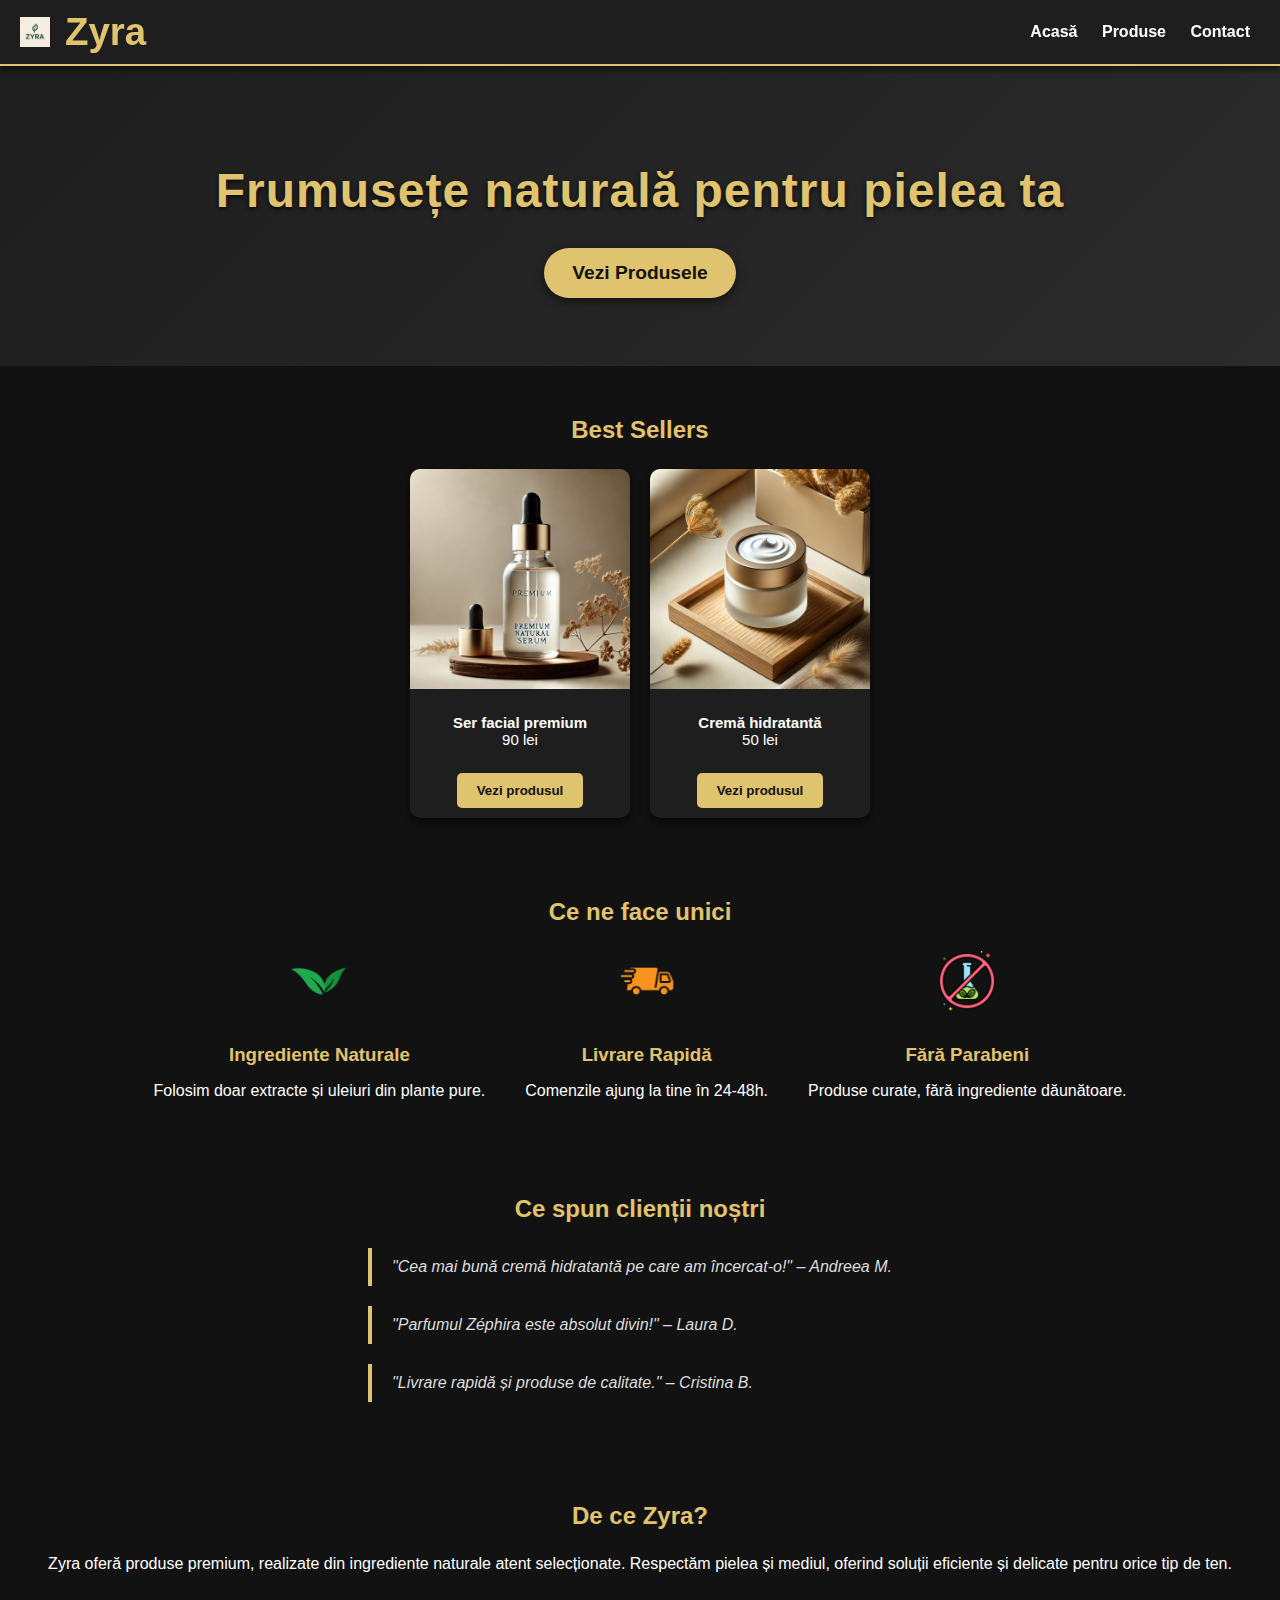
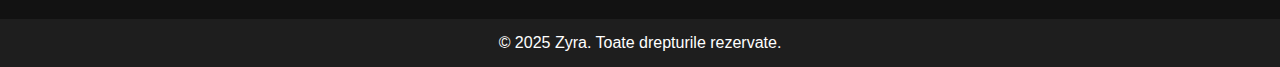
<file: index.html>
<!DOCTYPE html>
<html lang="ro">
<head>
    <meta charset="UTF-8">
    <title>Zyra - Cosmetice Naturale</title>
    <link rel="stylesheet" href="style.css">
</head>
<body>
    <header>
        <div style="display: flex; align-items: center;">
            <img src="logo.png" alt="Zyra Logo">
            <h1>Zyra</h1>
        </div>
        <nav>
            <a href="index.html">Acasă</a>
            <a href="produse.html">Produse</a>
            <a href="contact.html">Contact</a>
        </nav>
    </header>

    <div class="hero">
        <h2>Frumusețe naturală pentru pielea ta</h2>
        <a href="produse.html"><button>Vezi Produsele</button></a>
    </div>

    <!-- BEST SELLERS -->
    <div class="container">
        <h2>Best Sellers</h2>
        <div class="best-sellers">
            <div class="product">
                <img src="Ser.jpeg" alt="Ser Natural">
                <p><strong>Ser facial premium</strong><br>90 lei</p>
                <a href="produs5.html"><button>Vezi produsul</button></a>
            </div>
            <div class="product">
                <img src="Crema.jpg" alt="Cremă Naturală">
                <p><strong>Cremă hidratantă</strong><br>50 lei</p>
                <a href="produs1.html"><button>Vezi produsul</button></a>
            </div>
        </div>
    </div>

    <!-- HIGHLIGHTS -->
    <div class="container">
        <h2>Ce ne face unici</h2>
        <div class="highlights">
            <div class="highlight">
                <img src="natural.png" alt="Ingrediente Naturale">
                <h3>Ingrediente Naturale</h3>
                <p>Folosim doar extracte și uleiuri din plante pure.</p>
            </div>
            <div class="highlight">
                <img src="delivery.png" alt="Livrare Rapidă">
                <h3>Livrare Rapidă</h3>
                <p>Comenzile ajung la tine în 24-48h.</p>
            </div>
            <div class="highlight">
                <img src="paraben.png" alt="Fără Parabeni">
                <h3>Fără Parabeni</h3>
                <p>Produse curate, fără ingrediente dăunătoare.</p>
            </div>
        </div>
    </div>

    <!-- TESTIMONIALS -->
    <div class="container">
        <h2>Ce spun clienții noștri</h2>
        <blockquote>"Cea mai bună cremă hidratantă pe care am încercat-o!" – Andreea M.</blockquote>
        <blockquote>"Parfumul Zéphira este absolut divin!" – Laura D.</blockquote>
        <blockquote>"Livrare rapidă și produse de calitate." – Cristina B.</blockquote>
    </div>

    <!-- DE CE ZYRA -->
    <div class="container">
        <h2>De ce Zyra?</h2>
        <p style="text-align:center;">
            Zyra oferă produse premium, realizate din ingrediente naturale atent selecționate.
            Respectăm pielea și mediul, oferind soluții eficiente și delicate pentru orice tip de ten.
        </p>
    </div>

    <footer>© 2025 Zyra. Toate drepturile rezervate.</footer>
</body>
</html>
</file>
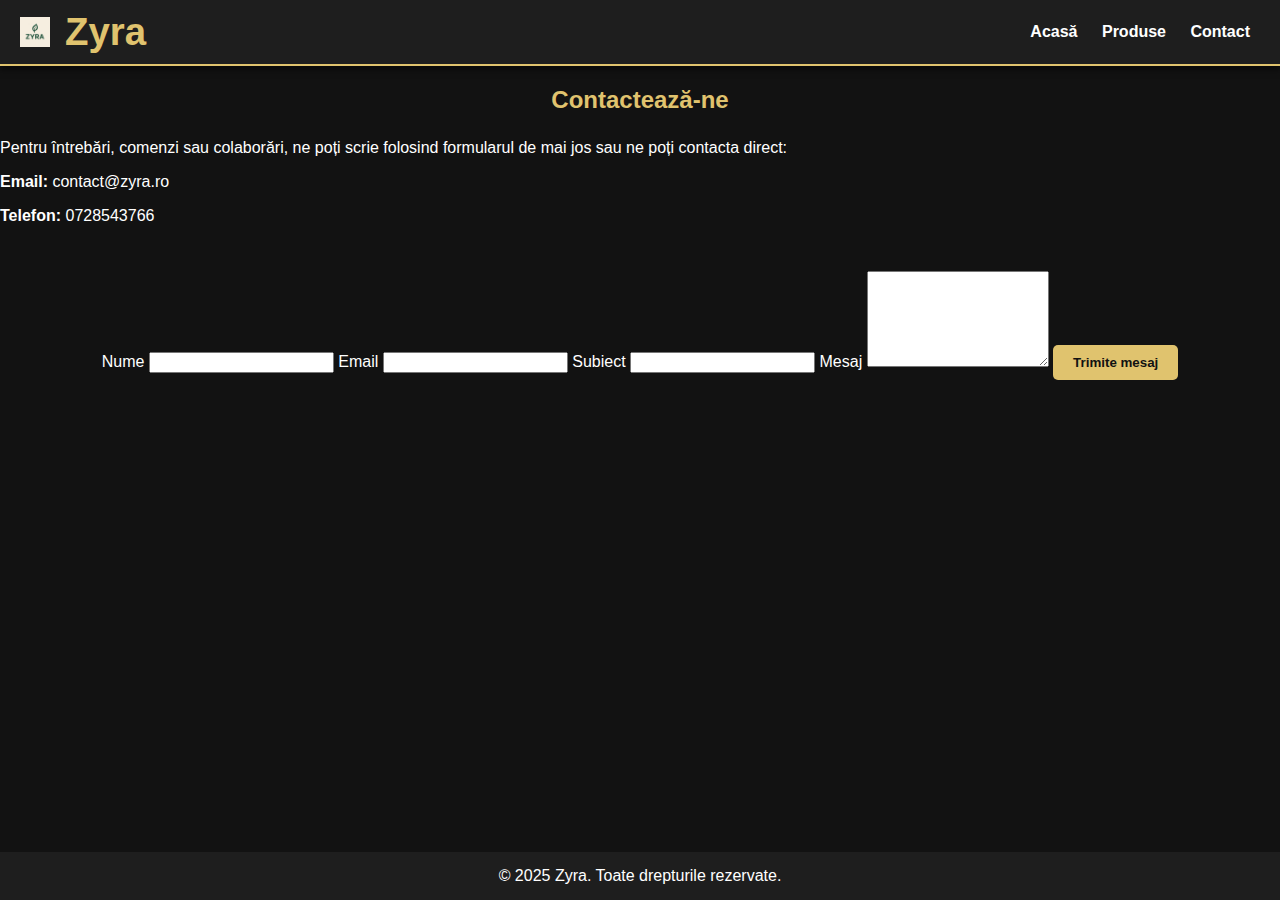
<file: contact.html>
<!DOCTYPE html>
<html lang="ro">
<head>
    <meta charset="UTF-8">
    <title>Contact - Zyra</title>
    <link rel="stylesheet" href="style.css">
</head>
<body>
    <header>
        <div style="display: flex; align-items: center;">
            <img src="logo.png" alt="Zyra Logo">
            <h1>Zyra</h1>
        </div>
        <nav>
            <a href="index.html">Acasă</a>
            <a href="produse.html">Produse</a>
            <a href="contact.html">Contact</a>
        </nav>
    </header>

    <div class="contact-page">
        <h2>Contactează-ne</h2>
        <p>Pentru întrebări, comenzi sau colaborări, ne poți scrie folosind formularul de mai jos sau ne poți contacta direct:</p>

        <div class="contact-info">
            <p><strong>Email:</strong> contact@zyra.ro</p>
            <p><strong>Telefon:</strong> 0728543766 </p>
        </div>
    </div>

    <div class="container">
        <div class="contact-form">
            <form>
                <label for="nume">Nume</label>
                <input type="text" id="nume" name="nume" required>

                <label for="email">Email</label>
                <input type="email" id="email" name="email" required>

                <label for="subiect">Subiect</label>
                <input type="text" id="subiect" name="subiect" required>

                <label for="mesaj">Mesaj</label>
                <textarea id="mesaj" name="mesaj" rows="6" required></textarea>

                <button type="submit">Trimite mesaj</button>
            </form>
        </div>
    </div>

    <footer>© 2025 Zyra. Toate drepturile rezervate.</footer>
</body>
</html>
</file>
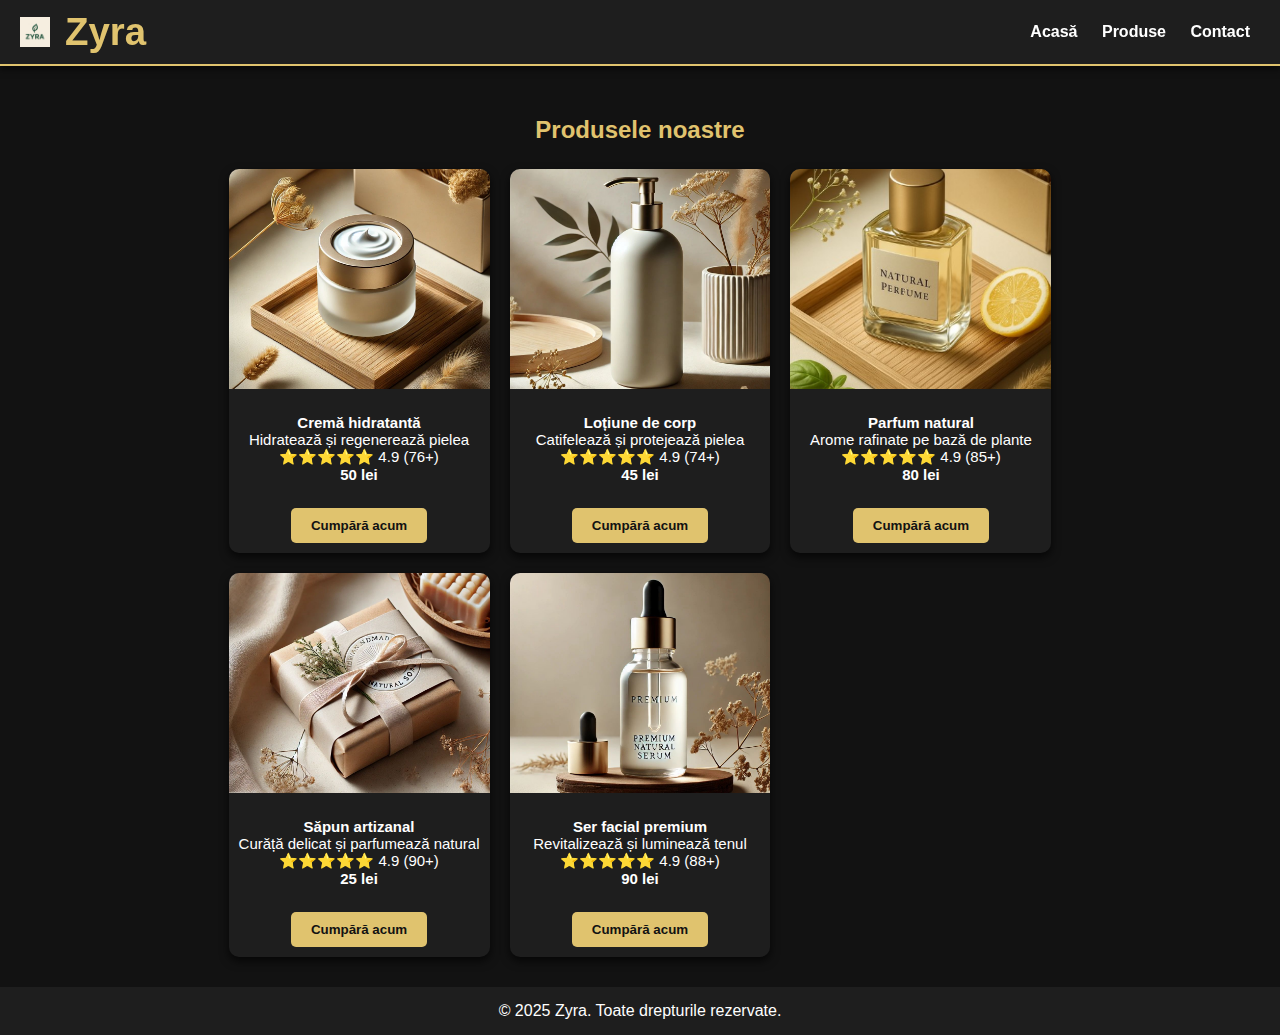
<file: produse.html>
<!DOCTYPE html>
<html lang="ro">
<head>
    <meta charset="UTF-8">
    <title>Produse - Zyra</title>
    <link rel="stylesheet" href="style.css">
</head>
<body>
    <header>
    <div style="display: flex; align-items: center;">
        <img src="logo.png" alt="Zyra Logo">
        <h1>Zyra</h1>
    </div>
    <nav>
        <a href="index.html">Acasă</a>
        <a href="produse.html">Produse</a>
        <a href="contact.html">Contact</a>
    </nav>
    </header>

    <div class="container">
        <h2>Produsele noastre</h2>
        <div class="product-grid">
            <div class="product">
                <img src="Crema.jpg" alt="Cremă Naturală">
                <p><strong>Cremă hidratantă</strong><br>Hidratează și regenerează pielea<br>⭐⭐⭐⭐⭐ 4.9 (76+)<br><strong>50 lei</strong></p>
                <button>Cumpără acum</button>
            </div>
            <div class="product">
                <img src="Lotiune.jpg" alt="Loțiune Naturală">
                <p><strong>Loțiune de corp</strong><br>Catifelează și protejează pielea<br>⭐⭐⭐⭐⭐ 4.9 (74+)<br><strong>45 lei</strong></p>
                <button>Cumpără acum</button>
            </div>
            <div class="product">
                <img src="Parfum.png" alt="Parfum Natural">
                <p><strong>Parfum natural</strong><br>Arome rafinate pe bază de plante<br>⭐⭐⭐⭐⭐ 4.9 (85+)<br><strong>80 lei</strong></p>
                <button>Cumpără acum</button>
            </div>
            <div class="product">
                <img src="Sapun.jpg" alt="Săpun Natural">
                <p><strong>Săpun artizanal</strong><br>Curăță delicat și parfumează natural<br>⭐⭐⭐⭐⭐ 4.9 (90+)<br><strong>25 lei</strong></p>
                <button>Cumpără acum</button>
            </div>
            <div class="product">
                <img src="Ser.jpeg" alt="Ser Natural">
                <p><strong>Ser facial premium</strong><br>Revitalizează și luminează tenul<br>⭐⭐⭐⭐⭐ 4.9 (88+)<br><strong>90 lei</strong></p>
                <button>Cumpără acum</button>
            </div>
        </div>
    </div>

    <footer>© 2025 Zyra. Toate drepturile rezervate.</footer>
</body>
</html>
</file>
<file: style.css>
/* GENERAL RESET + LAYOUT */
html, body {
    height: 100%;
    margin: 0;
    font-family: 'Arial', sans-serif;
    color: #ffffff;
    background-color: #121212;
    display: flex;
    flex-direction: column;
}

/* HEADER */
header {
    background-color: #1e1e1e;
    padding: 10px 20px;
    display: flex;
    align-items: center;
    justify-content: space-between;
    position: sticky;
    top: 0;
    z-index: 1000;
    box-shadow: 0 4px 6px rgba(0,0,0,0.5);
    border-bottom: 2px solid #e0c36e;
}

header img {
    height: 30px;
    margin-right: 15px;
}

header h1 {
    color: #e0c36e;
    font-size: 2.4em;
    margin: 0;
}

nav a {
    color: #ffffff;
    margin: 0 10px;
    text-decoration: none;
    font-weight: bold;
    transition: color 0.3s ease, text-shadow 0.3s ease;
}

nav a:hover {
    color: #e0c36e;
    text-shadow: 0 0 5px #e0c36e;
}

/* HERO SECTION PREMIUM */
.hero {
    background: linear-gradient(135deg, #1e1e1e 0%, #2b2b2b 100%);
    min-height: 200px;
    height: 50vh;
    max-height: 300px;
    display: flex;
    align-items: center;
    justify-content: center;
    flex-direction: column;
    text-align: center;
    padding: 0 20px;
}

.hero h2 {
    font-size: 3em;
    font-weight: bold;
    letter-spacing: 1px;
    margin-bottom: 30px;
    color: #e0c36e;
    text-shadow: 0 2px 5px rgba(0, 0, 0, 0.8);
}

.hero button {
    background-color: #e0c36e;
    border: none;
    color: #121212;
    padding: 14px 28px;
    border-radius: 30px;
    cursor: pointer;
    font-weight: bold;
    font-size: 1.2em;
    box-shadow: 0 4px 10px rgba(0, 0, 0, 0.5);
    transition: background-color 0.3s ease, transform 0.3s ease;
}

.hero button:hover {
    background-color: #c9aa53;
    transform: scale(1.05);
}

/* CONTAINER */
.container {
    max-width: 1200px;
    margin: 20px auto;
    padding: 10px 20px;
}

/* TITLES */
h2 {
    color: #e0c36e;
    text-align: center;
    margin-bottom: 25px;
}

/* BEST SELLERS */
.best-sellers {
    display: flex;
    justify-content: center;
    gap: 20px;
    flex-wrap: wrap;
}

/* PRODUCT GRID PENTRU PAGINA PRODUSE */
.product-grid {
    display: grid;
    grid-template-columns: repeat(3, 1fr);
    gap: 20px;
    justify-content: center;
}

@media (max-width: 1024px) {
    .product-grid {
        grid-template-columns: repeat(2, 1fr);
    }
}

@media (max-width: 600px) {
    .product-grid {
        grid-template-columns: 1fr;
    }
}

/* PRODUCT CARD */
.product {
    background-color: #1e1e1e;
    border-radius: 10px;
    overflow: hidden;
    box-shadow: 0 4px 10px rgba(0,0,0,0.7);
    text-align: center;
    transition: transform 0.3s ease;
    display: flex;
    flex-direction: column;
    align-items: center;
}

.product:hover {
    transform: scale(1.05);
}

.product img {
    width: 100%;
    height: 220px;
    object-fit: cover;
}

.product p {
    padding: 10px;
    font-size: 15px;
}

/* BUTTONS */
button {
    background-color: #e0c36e;
    border: none;
    color: #121212;
    padding: 10px 20px;
    margin-bottom: 10px;
    border-radius: 5px;
    cursor: pointer;
    font-weight: bold;
}

button:hover {
    background-color: #c9aa53;
}

/* HIGHLIGHTS SECTION */
.highlights {
    display: flex;
    justify-content: center;
    align-items: flex-start;
    gap: 40px;
    flex-wrap: wrap;
    text-align: center;
}

.highlight img {
    width: 60px;
    margin-bottom: 10px;
}

.highlight h3 {
    color: #e0c36e;
    margin-bottom: 5px;
}

/* TESTIMONIALS */
blockquote {
    border-left: 4px solid #e0c36e;
    margin: 20px auto;
    padding: 10px 20px;
    font-style: italic;
    color: #ddd;
    max-width: 600px;
}

/* PRODUCT DETAIL PAGE */
.product-detail {
    background-color: #1e1e1e;
    padding: 30px;
    border-radius: 15px;
    box-shadow: 0 4px 15px rgba(0,0,0,0.7);
    text-align: center;
    max-width: 700px;
    margin: 40px auto;
}

.product-detail img {
    width: 320px;
    border-radius: 15px;
    display: block;
    margin: 0 auto 20px auto;
}

.product-detail h2 {
    color: #e0c36e;
    font-size: 2em;
    margin-bottom: 20px;
}

.product-detail p {
    text-align: center;
    line-height: 1.8;
    font-size: 16px;
    margin-bottom: 15px;
}

/* FOOTER ALWAYS AT BOTTOM */
body > header,
body > .hero,
body > .container,
body > .product-detail {
    flex: 0 0 auto;
}

body > footer {
    flex-shrink: 0;
    margin-top: auto;
}

/* FOOTER STYLE */
footer {
    background-color: #1e1e1e;
    text-align: center;
    padding: 15px;
}
</file>
